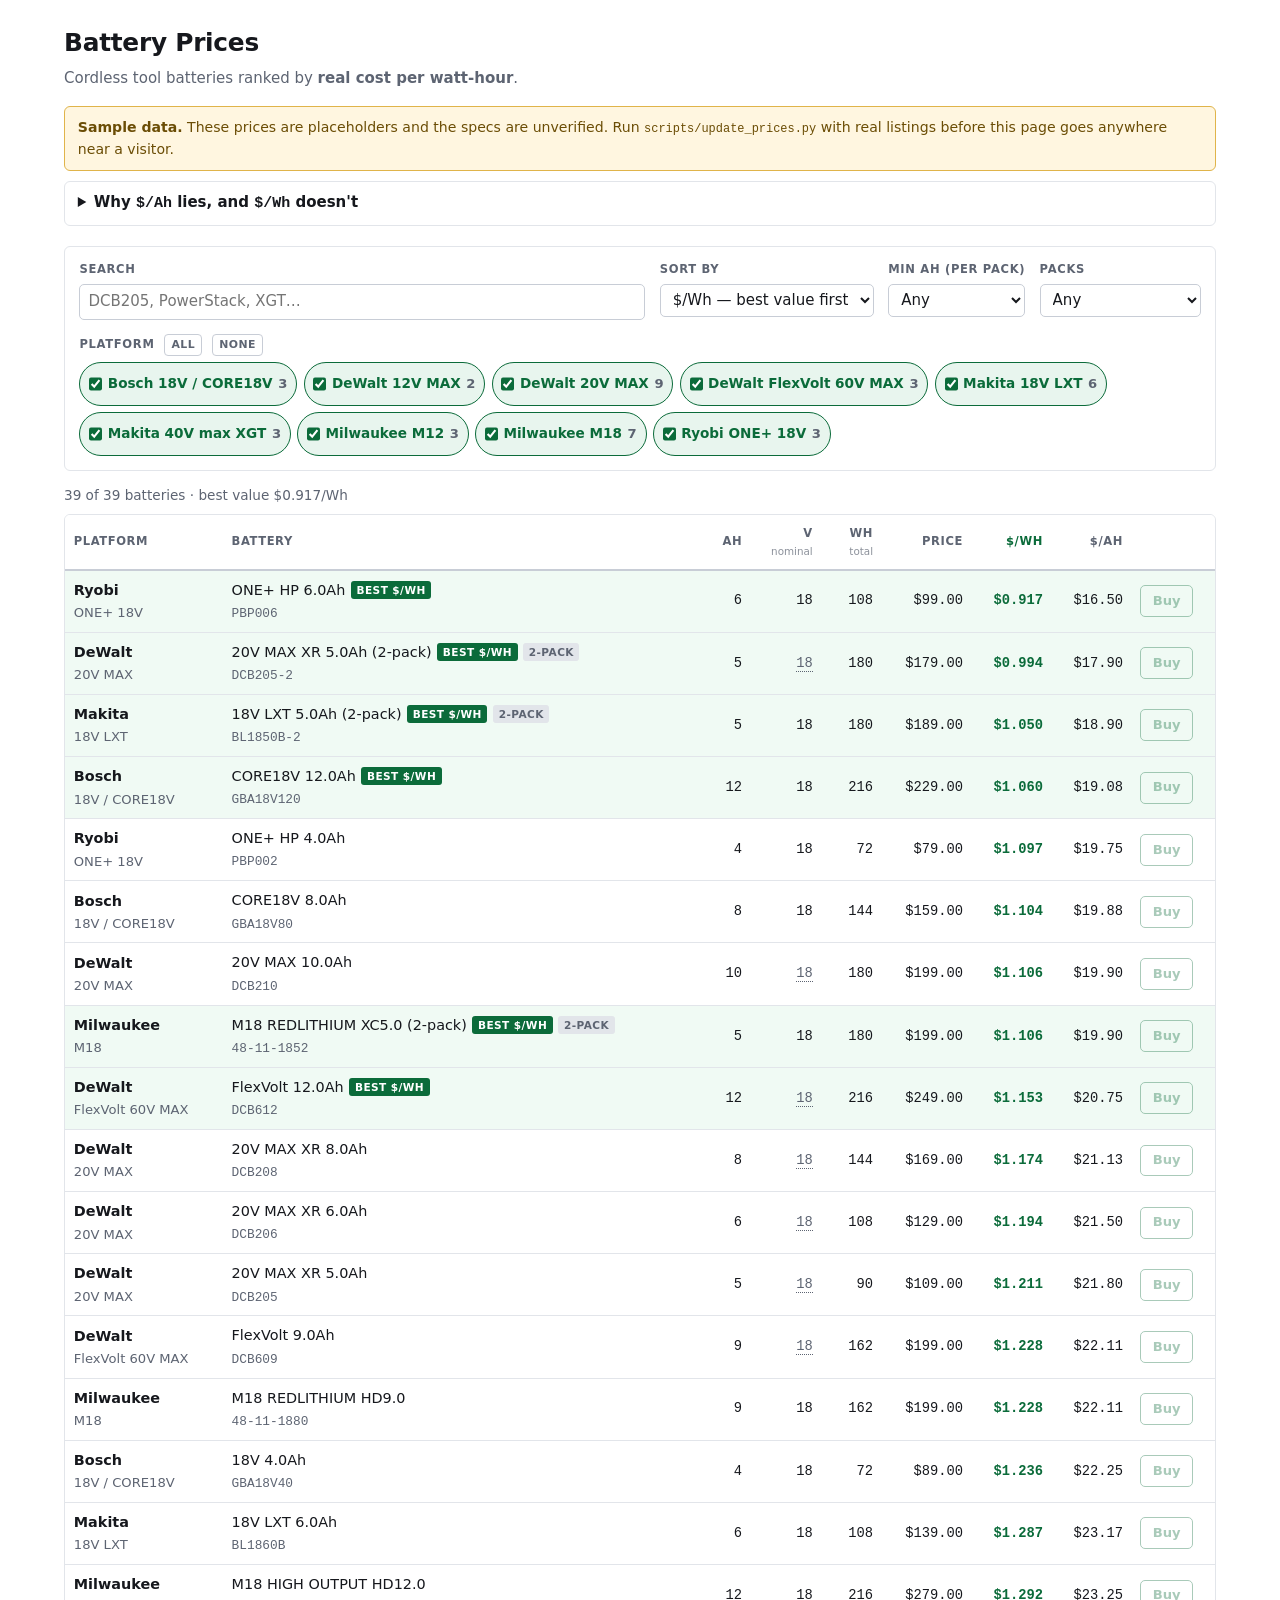
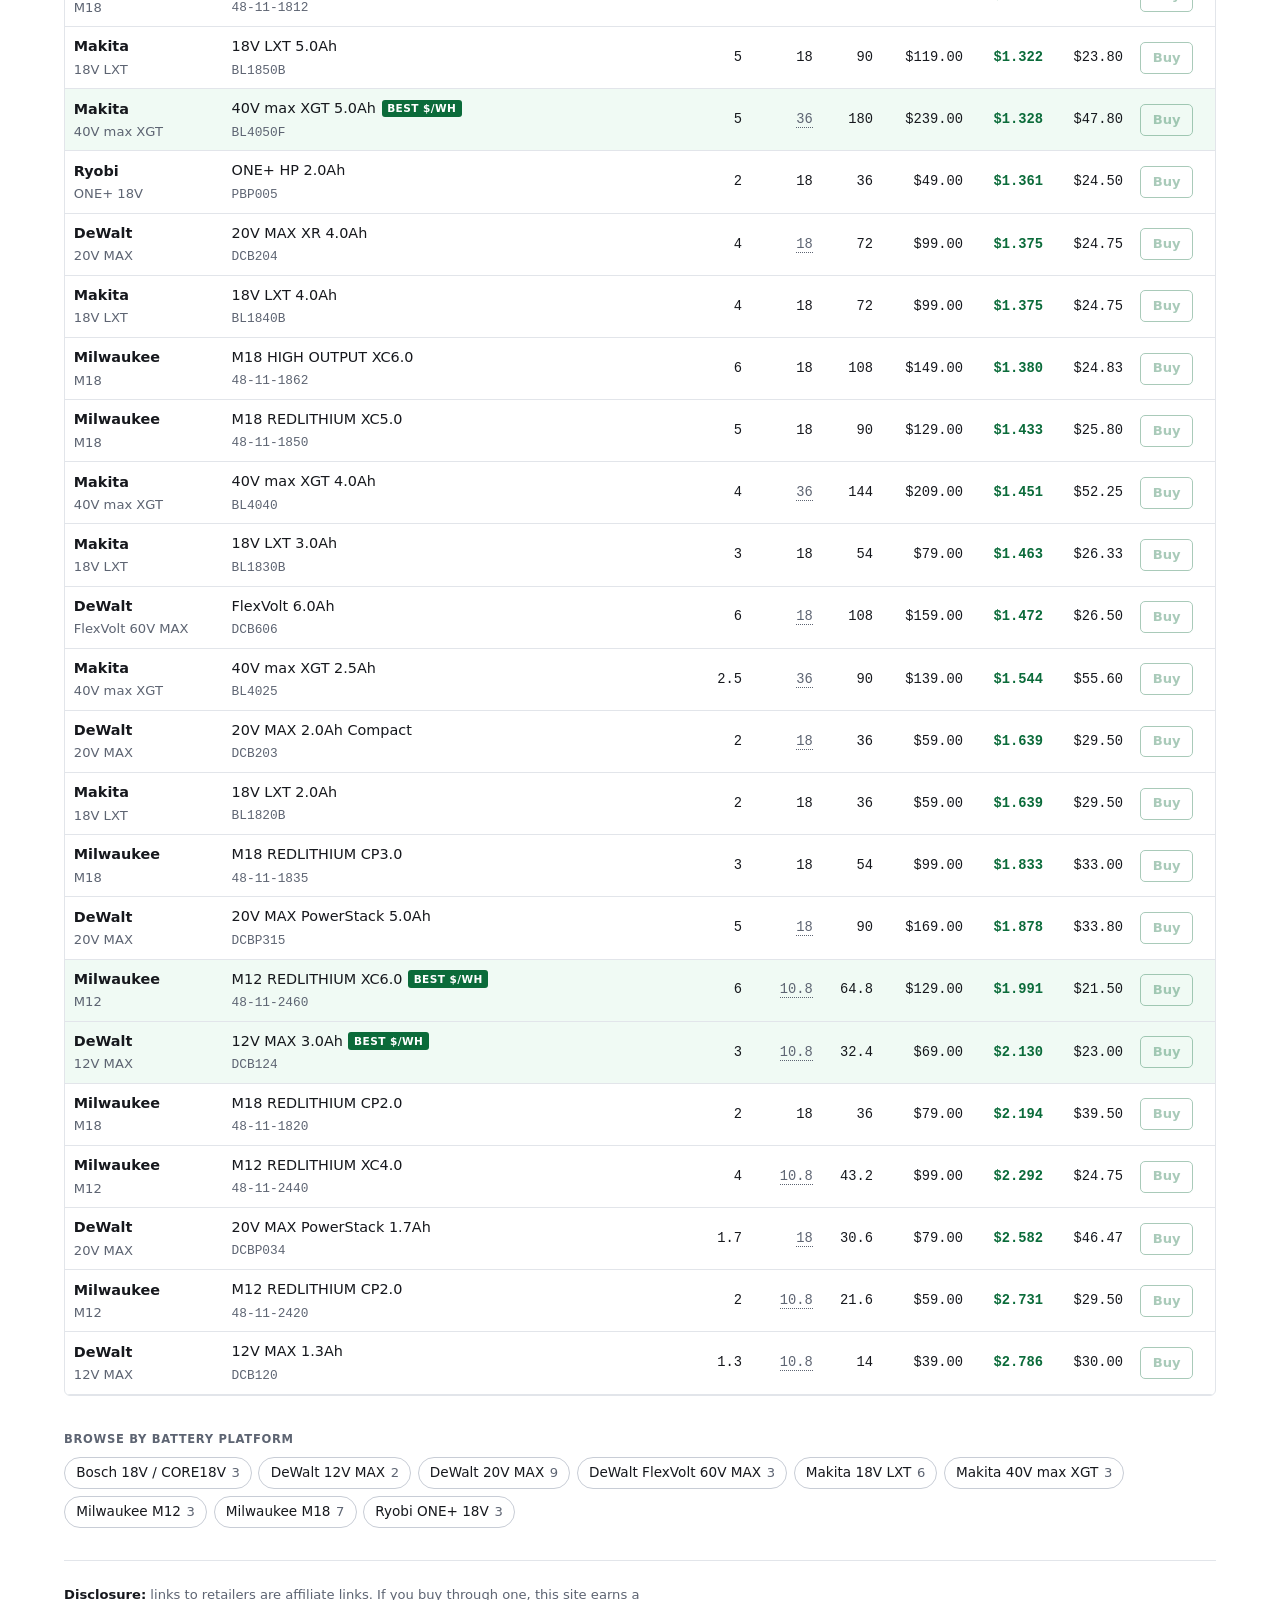
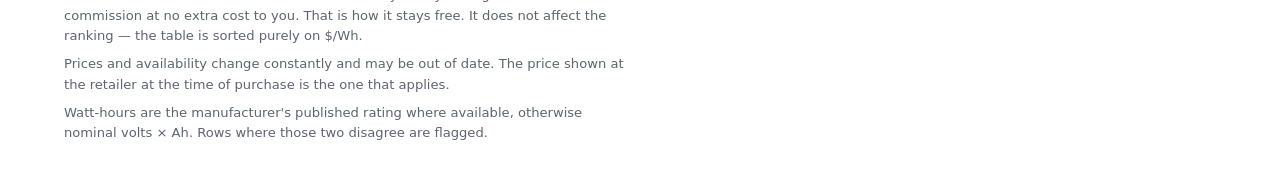
<file: battery-prices/index.html>
<!doctype html>
<html lang="en">
<head>
<meta charset="utf-8">
<meta name="viewport" content="width=device-width, initial-scale=1">
<title>Battery Prices — cordless tool batteries ranked by $/Wh</title>
<meta name="description" content="Every cordless power tool battery, ranked by real cost per watt-hour. Amp-hours lie across voltages. We normalise by nominal voltage so DeWalt 20V MAX, Milwaukee M18 and Makita LXT compare fairly.">
<link rel="canonical" href="https://example.com/">

<meta property="og:type" content="website">
<meta property="og:site_name" content="Battery Prices">
<meta property="og:title" content="Battery Prices — cordless tool batteries ranked by $/Wh">
<meta property="og:description" content="&quot;20V MAX&quot; and &quot;18V&quot; are the same pack. Amp-hours can't be compared across voltages — watt-hours can. Every battery, ranked by real cost per Wh.">
<meta property="og:url" content="https://example.com/">
<meta property="og:image" content="https://example.com/assets/og.png">
<meta name="twitter:card" content="summary_large_image">

<link rel="stylesheet" href="assets/style.css">
</head>
<body>

<header class="site">
  <h1>Battery Prices</h1>
  <p class="tag">Cordless tool batteries ranked by <strong>real cost per watt-hour</strong>.</p>
</header>

<div id="intro"></div>

<div id="banners"></div>

<details class="explain">
  <summary>Why <code>$/Ah</code> lies, and <code>$/Wh</code> doesn't</summary>
  <div class="explain-body">
    <p>
      A "20V MAX" battery and an "18V" battery deliver <strong>exactly the same voltage</strong>.
      Five lithium cells peak at 5&nbsp;&times;&nbsp;4.0V&nbsp;=&nbsp;20V straight off the charger, and settle at
      their nominal 5&nbsp;&times;&nbsp;3.6V&nbsp;=&nbsp;18V for the rest of the discharge. DeWalt prints the peak.
      Milwaukee and Makita print the nominal. Same pack.
    </p>
    <p>
      So comparing amp-hours across brands is fine — but comparing them across <em>voltages</em>
      (M12 vs M18, LXT vs XGT) is meaningless. Watt-hours fold voltage back in:
    </p>
    <p class="formula">Wh = nominal volts &times; Ah &nbsp;&nbsp;→&nbsp;&nbsp; $/Wh = price ÷ (Wh &times; packs)</p>
    <p>
      Every row below is computed from <strong>nominal</strong> voltage, not the number on the sticker,
      and multi-packs are divided by their total energy. That's the whole product.
    </p>
  </div>
</details>

<section class="controls" aria-label="Filters">
  <div class="control search">
    <label for="q">Search</label>
    <input type="search" id="q" placeholder="DCB205, PowerStack, XGT…" autocomplete="off">
  </div>

  <div class="control">
    <label for="sort">Sort by</label>
    <select id="sort">
      <option value="perWh">$/Wh — best value first</option>
      <option value="perAh">$/Ah</option>
      <option value="price">Total price</option>
      <option value="wh">Total Wh</option>
      <option value="ah">Amp-hours</option>
    </select>
  </div>

  <div class="control">
    <label for="minAh">Min Ah (per pack)</label>
    <select id="minAh">
      <option value="0">Any</option>
      <option value="2">2.0+</option>
      <option value="4">4.0+</option>
      <option value="5">5.0+</option>
      <option value="6">6.0+</option>
      <option value="9">9.0+</option>
    </select>
  </div>

  <div class="control">
    <label for="packs">Packs</label>
    <select id="packs">
      <option value="all">Any</option>
      <option value="1">Single only</option>
      <option value="2">Multi-packs only</option>
    </select>
  </div>

  <fieldset class="control platforms">
    <legend>
      Platform
      <button type="button" id="allPlatforms" class="mini">all</button>
      <button type="button" id="nonePlatforms" class="mini">none</button>
    </legend>
    <div id="platformList" class="platform-list"></div>
  </fieldset>
</section>

<p id="summary" class="summary" role="status"></p>

<div class="table-wrap">
  <table id="table">
    <thead>
      <tr>
        <th class="col-plat">Platform</th>
        <th class="col-model">Battery</th>
        <th class="num">Ah</th>
        <th class="num">V<span class="th-sub">nominal</span></th>
        <th class="num">Wh<span class="th-sub">total</span></th>
        <th class="num">Price</th>
        <th class="num primary">$/Wh</th>
        <th class="num">$/Ah</th>
        <th class="col-buy"></th>
      </tr>
    </thead>
    <tbody id="rows"></tbody>
  </table>
</div>

<p id="empty" class="empty" hidden>Nothing matches those filters.</p>

<nav class="platform-nav" aria-label="Battery platforms">
  <h2>Browse by battery platform</h2>
  <ul id="platformNav"></ul>
</nav>

<footer class="site">
  <p class="disclosure">
    <strong>Disclosure:</strong> links to retailers are affiliate links. If you buy through one,
    this site earns a commission at no extra cost to you. That is how it stays free. It does not
    affect the ranking — the table is sorted purely on $/Wh.
  </p>
  <p class="prices-note">
    Prices and availability change constantly and may be out of date. The price shown at the
    retailer at the time of purchase is the one that applies.
    <span id="stamp"></span>
  </p>
  <p class="prices-note">
    Watt-hours are the manufacturer's published rating where available, otherwise
    nominal&nbsp;volts&nbsp;&times;&nbsp;Ah. Rows where those two disagree are flagged.
  </p>
</footer>

<script src="assets/app.js"></script>
</body>
</html>
</file>
<file: battery-prices/assets/style.css>
:root {
  --bg: #ffffff;
  --fg: #16181d;
  --muted: #5d6472;
  --line: #e2e5ea;
  --line-strong: #c8cdd6;
  --accent: #0b6b3a;
  --accent-bg: #e8f5ee;
  --warn-bg: #fff6e0;
  --warn-line: #e0b44a;
  --warn-fg: #6b4d05;
  --best-bg: #f0faf4;
  --mono: ui-monospace, "SF Mono", "Cascadia Mono", Menlo, Consolas, monospace;
}

@media (prefers-color-scheme: dark) {
  :root {
    --bg: #14161a;
    --fg: #e7e9ee;
    --muted: #99a1b0;
    --line: #272b33;
    --line-strong: #3a404b;
    --accent: #57d392;
    --accent-bg: #12281d;
    --warn-bg: #2e2612;
    --warn-line: #7d6420;
    --warn-fg: #e8c977;
    --best-bg: #16241c;
  }
}

* { box-sizing: border-box; }

body {
  margin: 0 auto;
  padding: 1.5rem 1rem 4rem;
  max-width: 74rem;
  background: var(--bg);
  color: var(--fg);
  font: 15px/1.55 system-ui, -apple-system, "Segoe UI", Roboto, sans-serif;
}

header.site { margin-bottom: 1rem; }
header.site h1 { margin: 0; font-size: 1.55rem; letter-spacing: -0.01em; }
.tag { margin: 0.3rem 0 0; color: var(--muted); }

/* ---------- banners ---------- */

.banner {
  border: 1px solid var(--warn-line);
  background: var(--warn-bg);
  color: var(--warn-fg);
  border-radius: 6px;
  padding: 0.6rem 0.8rem;
  margin: 0 0 0.6rem;
  font-size: 0.88rem;
}
.banner code { font-family: var(--mono); font-size: 0.85em; }

/* ---------- per-platform intro ---------- */

.intro { margin: 0 0 1.1rem; max-width: 68ch; }
.intro h2 { font-size: 1.05rem; margin: 0 0 0.5rem; }
.intro p { margin: 0.5rem 0; color: var(--muted); }
.intro strong { color: var(--fg); }

/* ---------- platform nav ---------- */

.platform-nav { margin-top: 2.2rem; }
.platform-nav h2 {
  font-size: 0.72rem;
  text-transform: uppercase;
  letter-spacing: 0.06em;
  color: var(--muted);
  margin: 0 0 0.5rem;
}
.platform-nav ul {
  list-style: none;
  margin: 0;
  padding: 0;
  display: flex;
  flex-wrap: wrap;
  gap: 0.4rem;
}
.platform-nav a {
  display: inline-flex;
  align-items: center;
  gap: 0.35rem;
  padding: 0.3rem 0.7rem;
  border: 1px solid var(--line-strong);
  border-radius: 999px;
  text-decoration: none;
  color: var(--fg);
  font-size: 0.85rem;
}
.platform-nav a:hover { border-color: var(--accent); color: var(--accent); }

/* ---------- explainer ---------- */

.explain {
  border: 1px solid var(--line);
  border-radius: 6px;
  padding: 0.6rem 0.8rem;
  margin-bottom: 1.2rem;
  background: var(--bg);
}
.explain summary { cursor: pointer; font-weight: 600; }
.explain-body { padding-top: 0.5rem; max-width: 62ch; }
.explain-body p { margin: 0.6rem 0; color: var(--muted); }
.explain-body strong, .explain-body em { color: var(--fg); }
.formula {
  font-family: var(--mono);
  font-size: 0.85rem;
  background: var(--accent-bg);
  color: var(--accent) !important;
  padding: 0.5rem 0.7rem;
  border-radius: 5px;
}

/* ---------- controls ---------- */

.controls {
  display: flex;
  flex-wrap: wrap;
  gap: 0.9rem;
  align-items: flex-start;
  padding: 0.9rem;
  border: 1px solid var(--line);
  border-radius: 6px;
  margin-bottom: 0.9rem;
}
.control { display: flex; flex-direction: column; gap: 0.3rem; }
.control > label, .control legend {
  font-size: 0.72rem;
  text-transform: uppercase;
  letter-spacing: 0.06em;
  color: var(--muted);
  font-weight: 600;
}
.control input, .control select {
  font: inherit;
  padding: 0.35rem 0.5rem;
  border: 1px solid var(--line-strong);
  border-radius: 5px;
  background: var(--bg);
  color: var(--fg);
  min-height: 2.1rem;
}
.search { flex: 1 1 15rem; }
.search input { width: 100%; }

fieldset.platforms {
  border: none;
  margin: 0;
  padding: 0;
  flex: 1 1 100%;
}
fieldset.platforms legend { padding: 0; margin-bottom: 0.35rem; }
.mini {
  font: inherit;
  font-size: 0.68rem;
  text-transform: uppercase;
  letter-spacing: 0.04em;
  margin-left: 0.3rem;
  padding: 0.1rem 0.4rem;
  border: 1px solid var(--line-strong);
  border-radius: 4px;
  background: transparent;
  color: var(--muted);
  cursor: pointer;
}
.mini:hover { color: var(--fg); border-color: var(--fg); }

.platform-list { display: flex; flex-wrap: wrap; gap: 0.4rem; }
.platform-list label {
  display: inline-flex;
  align-items: center;
  gap: 0.35rem;
  padding: 0.25rem 0.55rem;
  border: 1px solid var(--line-strong);
  border-radius: 999px;
  cursor: pointer;
  font-size: 0.85rem;
  user-select: none;
}
.platform-list label:has(input:checked) {
  border-color: var(--accent);
  background: var(--accent-bg);
  color: var(--accent);
  font-weight: 600;
}
.platform-list input { margin: 0; accent-color: var(--accent); }

.summary { color: var(--muted); font-size: 0.85rem; margin: 0 0 0.5rem; }

/* ---------- table ---------- */

.table-wrap { overflow-x: auto; border: 1px solid var(--line); border-radius: 6px; }

#table { border-collapse: collapse; width: 100%; font-size: 0.9rem; }

#table thead th {
  position: sticky;
  top: 0;
  background: var(--bg);
  text-align: left;
  font-size: 0.72rem;
  text-transform: uppercase;
  letter-spacing: 0.05em;
  color: var(--muted);
  padding: 0.6rem 0.55rem;
  border-bottom: 2px solid var(--line-strong);
  white-space: nowrap;
}
#table thead th.num { text-align: right; }
#table thead th.primary { color: var(--accent); }
.th-sub {
  display: block;
  font-size: 0.9em;
  text-transform: none;
  letter-spacing: 0;
  font-weight: 400;
  opacity: 0.7;
}

#table tbody td {
  padding: 0.5rem 0.55rem;
  border-bottom: 1px solid var(--line);
  vertical-align: middle;
  white-space: nowrap;
}
#table tbody td.num { text-align: right; font-variant-numeric: tabular-nums; font-family: var(--mono); font-size: 0.86rem; }
#table tbody tr:hover { background: var(--accent-bg); }
#table tbody tr.is-best { background: var(--best-bg); }
#table tbody tr.is-best:hover { background: var(--accent-bg); }

.perwh { font-weight: 700; color: var(--accent); }

.brand { font-weight: 600; }
.plat-name { color: var(--muted); font-size: 0.82rem; }
.model { font-family: var(--mono); font-size: 0.8rem; color: var(--muted); }
.name { display: block; }

.badge {
  display: inline-block;
  font-size: 0.66rem;
  text-transform: uppercase;
  letter-spacing: 0.04em;
  font-weight: 700;
  padding: 0.05rem 0.35rem;
  border-radius: 3px;
  margin-left: 0.35rem;
  vertical-align: 1px;
}
.badge-best { background: var(--accent); color: var(--bg); }
.badge-packs { background: var(--line); color: var(--muted); }
.badge-warn { background: var(--warn-line); color: #1c1500; cursor: help; }

.vmark { color: var(--muted); cursor: help; border-bottom: 1px dotted var(--muted); }

.buy {
  display: inline-block;
  padding: 0.3rem 0.7rem;
  border: 1px solid var(--accent);
  border-radius: 5px;
  color: var(--accent);
  text-decoration: none;
  font-size: 0.82rem;
  font-weight: 600;
  white-space: nowrap;
}
.buy:hover { background: var(--accent); color: var(--bg); }
.buy[aria-disabled="true"] { opacity: 0.35; pointer-events: none; }

.empty { color: var(--muted); padding: 1.5rem 0; text-align: center; }

/* ---------- footer ---------- */

footer.site { margin-top: 2rem; padding-top: 1rem; border-top: 1px solid var(--line); }
footer.site p { color: var(--muted); font-size: 0.82rem; margin: 0.5rem 0; max-width: 70ch; }
.disclosure strong { color: var(--fg); }

@media (max-width: 620px) {
  body { padding: 1rem 0.7rem 3rem; }
  .controls { padding: 0.7rem; gap: 0.7rem; }
  #table thead th, #table tbody td { padding: 0.45rem 0.4rem; }
}

.intro .math {
  font-family: var(--mono);
  font-size: 1rem;
  background: var(--accent-bg);
  color: var(--accent);
  padding: 0.55rem 0.8rem;
  border-radius: 5px;
  display: inline-block;
}
.intro .math strong { color: var(--accent); }

/* ---------- editorial pages ---------- */

.prose { max-width: 66ch; margin: 0 0 1.6rem; }
.prose h2 { font-size: 1.5rem; letter-spacing: -0.01em; margin: 0 0 0.7rem; }
.prose h3 { font-size: 1.08rem; margin: 1.9rem 0 0.5rem; }
.prose p { margin: 0.75rem 0; color: var(--muted); }
.prose strong { color: var(--fg); }
.prose .lede { font-size: 1.05rem; color: var(--fg); }

.prose .callout {
  border-left: 3px solid var(--accent);
  background: var(--accent-bg);
  padding: 0.7rem 0.9rem;
  border-radius: 0 5px 5px 0;
  margin: 1.1rem 0;
}
.prose .question {
  font-size: 1.1rem;
  font-weight: 600;
  color: var(--fg);
  margin: 1.1rem 0;
}
.prose .formula-block {
  font-family: var(--mono);
  font-size: 1rem;
  background: var(--accent-bg);
  color: var(--accent);
  padding: 0.7rem 0.9rem;
  border-radius: 5px;
  text-align: center;
}
.prose .cta {
  border-top: 1px solid var(--line);
  padding-top: 0.9rem;
  margin-top: 1.6rem;
  color: var(--fg);
  font-weight: 600;
}

.prose-table {
  width: 100%;
  border-collapse: collapse;
  margin: 1rem 0;
  font-size: 0.9rem;
  table-layout: fixed;
}
.prose-table th, .prose-table td {
  padding: 0.5rem 0.6rem;
  border-bottom: 1px solid var(--line);
  text-align: left;
  overflow-wrap: anywhere;
}
.prose-table th {
  font-size: 0.72rem;
  text-transform: uppercase;
  letter-spacing: 0.05em;
  color: var(--muted);
  border-bottom: 2px solid var(--line-strong);
}
.prose-table td { color: var(--muted); }
.prose-table strong { color: var(--fg); }

.prose ul, .prose ol { color: var(--muted); padding-left: 1.3rem; margin: 0.8rem 0; }
.prose li { margin: 0.45rem 0; }
.prose .takeaways li { margin: 0.8rem 0; }
</file>
